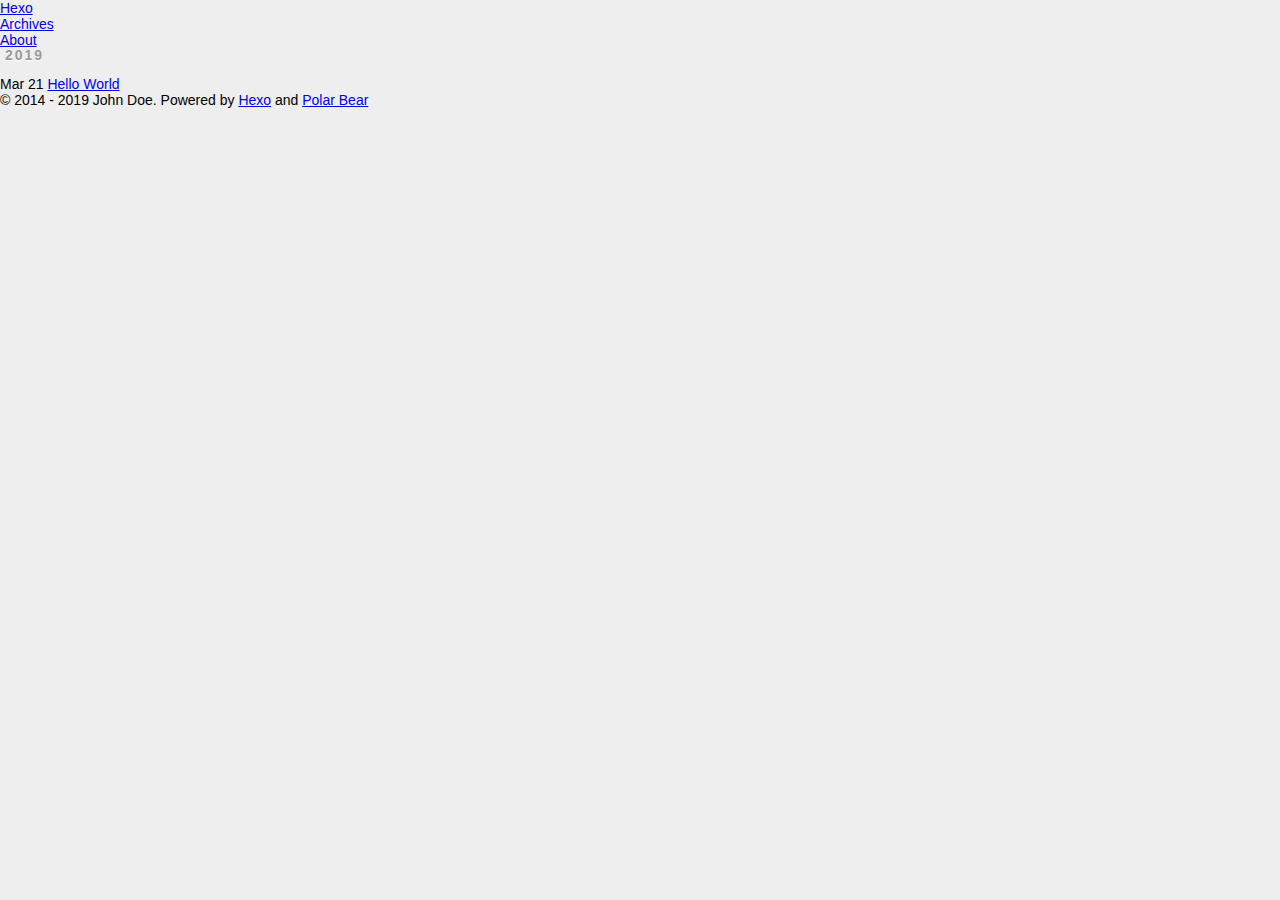
<file: archives/index.html>
<!DOCTYPE html>
<html lang>
  <head><meta name="generator" content="Hexo 3.8.0">
    
<meta charset="UTF-8">
<meta http-equiv="X-UA-Compatible" content="IE=edge">
<meta name="viewport" content="width=device-width,user-scalable=no,initial-scale=1,minimum-scale=1,maximum-scale=1">


<meta http-equiv="Cache-Control" content="no-transform">
<meta http-equiv="Cache-Control" content="no-siteapp">










  <link rel="alternate" href="/default" title="Hexo">




  <link rel="shortcut icon" type="image/x-icon" href="/favicon.ico?v=1.1">



<link rel="canonical" href="http://yoursite.com/archives/">


<meta property="og:type" content="website">
<meta property="og:title" content="Hexo">
<meta property="og:url" content="http://yoursite.com/archives/index.html">
<meta property="og:site_name" content="Hexo">
<meta property="og:locale" content="default">
<meta name="twitter:card" content="summary">
<meta name="twitter:title" content="Hexo">


<link rel="stylesheet" type="text/css" href="/css/style.css?v=1.1">
<link href="https://fonts.googleapis.com/css?family=Open+Sans" rel="stylesheet">





<script type="text/javascript">
  var themeConfig = {
    fancybox: {
      enable: false
    },
  };
</script>




  



    <title>
  
    Archives - Hexo
  
</title>
  </head>

  <body>
    <div id="page">
      <header id="masthead"><div class="site-header-inner">
    <h1 class="site-title">
        <a href="/." class="logo">Hexo</a>
    </h1>

    <nav id="nav-top">
        
            <ul id="menu-top" class="nav-top-items">
                
                    <li class="menu-item">
                        <a href="/archives">
                            
                            
                                Archives
                            
                        </a>
                    </li>
                
                    <li class="menu-item">
                        <a href="/about">
                            
                            
                                About
                            
                        </a>
                    </li>
                
            </ul>
        
  </nav>
</div>

      </header>
      <div id="content">
        
  
<div id="primary">
  <section id="archive" class="archive">
    
      
    

    
      
        
        

        
          
          <div class="collection-title">
            <h2 class="archive-year">2019</h2>
          </div>
        
      

      <div class="archive-post">
        <span class="archive-post-time">
          
            Mar 21
          
        </span>
        <span class="archive-post-title">
          <a href="/2019/03/21/hello-world/" class="archive-post-link">
            Hello World
          </a>
        </span>
      </div>
    
  </section>
 </div>

  
  <nav class="pagination">
    
    
  </nav>



      </div>

      <footer id="colophon"><span class="copyright-year">
    
        &copy;
    
        2014 -
    
    2019
    <span class="footer-author">John Doe.</span>
    <span class="power-by">
        Powered by <a class="hexo-link" href="https://hexo.io/">Hexo</a> and <a class="theme-link" href="https://github.com/frostfan/hexo-theme-polarbear">Polar Bear</a>
    </span>
</span>

      </footer>

      <div class="back-to-top" id="back-to-top">
        <i class="iconfont icon-up"></i>
      </div>
    </div>
    


    




  
    <script type="text/javascript" src="/lib/jquery/jquery-3.1.1.min.js"></script>
  

  

    <script type="text/javascript" src="/js/src/theme.js?v=1.1"></script>
<script type="text/javascript" src="/js/src/bootstrap.js?v=1.1"></script>

  </body>
</html>
</file>
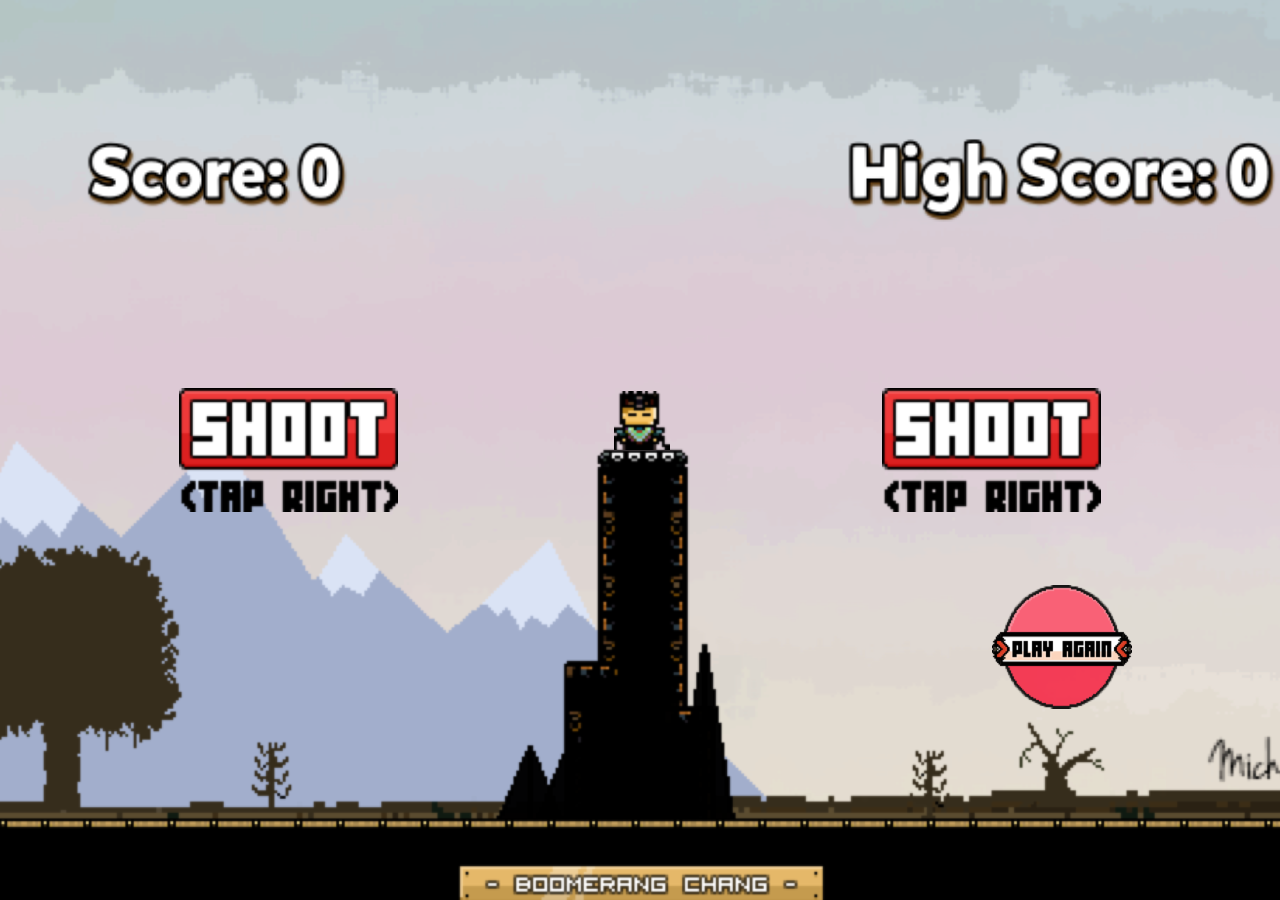
<file: 2019/08/Boom-mobile/index.html>
<!DOCTYPE html>
<html>
<head>
  <meta charset="utf-8">

  <title>Cocos Creator | Boom</title>

  <!--http://www.html5rocks.com/en/mobile/mobifying/-->
  <meta name="viewport"
        content="width=device-width,user-scalable=no,initial-scale=1, minimum-scale=1,maximum-scale=1"/>

  <!--https://developer.apple.com/library/safari/documentation/AppleApplications/Reference/SafariHTMLRef/Articles/MetaTags.html-->
  <meta name="apple-mobile-web-app-capable" content="yes">
  <meta name="apple-mobile-web-app-status-bar-style" content="black-translucent">
  <meta name="format-detection" content="telephone=no">

  <!-- force webkit on 360 -->
  <meta name="renderer" content="webkit"/>
  <meta name="force-rendering" content="webkit"/>
  <!-- force edge on IE -->
  <meta http-equiv="X-UA-Compatible" content="IE=edge,chrome=1"/>
  <meta name="msapplication-tap-highlight" content="no">

  <!-- force full screen on some browser -->
  <meta name="full-screen" content="yes"/>
  <meta name="x5-fullscreen" content="true"/>
  <meta name="360-fullscreen" content="true"/>
  
  <!-- force screen orientation on some browser -->
  <meta name="screen-orientation" content="landscape"/>
  <meta name="x5-orientation" content="landscape">

  <!--fix fireball/issues/3568 -->
  <!--<meta name="browsermode" content="application">-->
  <meta name="x5-page-mode" content="app">

  <!--<link rel="apple-touch-icon" href=".png" />-->
  <!--<link rel="apple-touch-icon-precomposed" href=".png" />-->

  <link rel="stylesheet" type="text/css" href="style-mobile.css"/>

</head>
<body>
  <canvas id="GameCanvas" oncontextmenu="event.preventDefault()" tabindex="0"></canvas>
  <div id="splash">
    <div class="progress-bar stripes">
      <span style="width: 0%"></span>
    </div>
  </div>
<script src="src/settings.js" charset="utf-8"></script>

<script src="main.js" charset="utf-8"></script>

<script type="text/javascript">
(function () {
    // open web debugger console
    if (typeof VConsole !== 'undefined') {
        window.vConsole = new VConsole();
    }

    var splash = document.getElementById('splash');
    splash.style.display = 'block';

    var cocos2d = document.createElement('script');
    cocos2d.async = true;
    cocos2d.src = window._CCSettings.debug ? 'cocos2d-js.js' : 'cocos2d-js-min.js';

    var engineLoaded = function () {
        document.body.removeChild(cocos2d);
        cocos2d.removeEventListener('load', engineLoaded, false);
        window.boot();
    };
    cocos2d.addEventListener('load', engineLoaded, false);
    document.body.appendChild(cocos2d);
})();
</script>
</body>
</html>
</file>
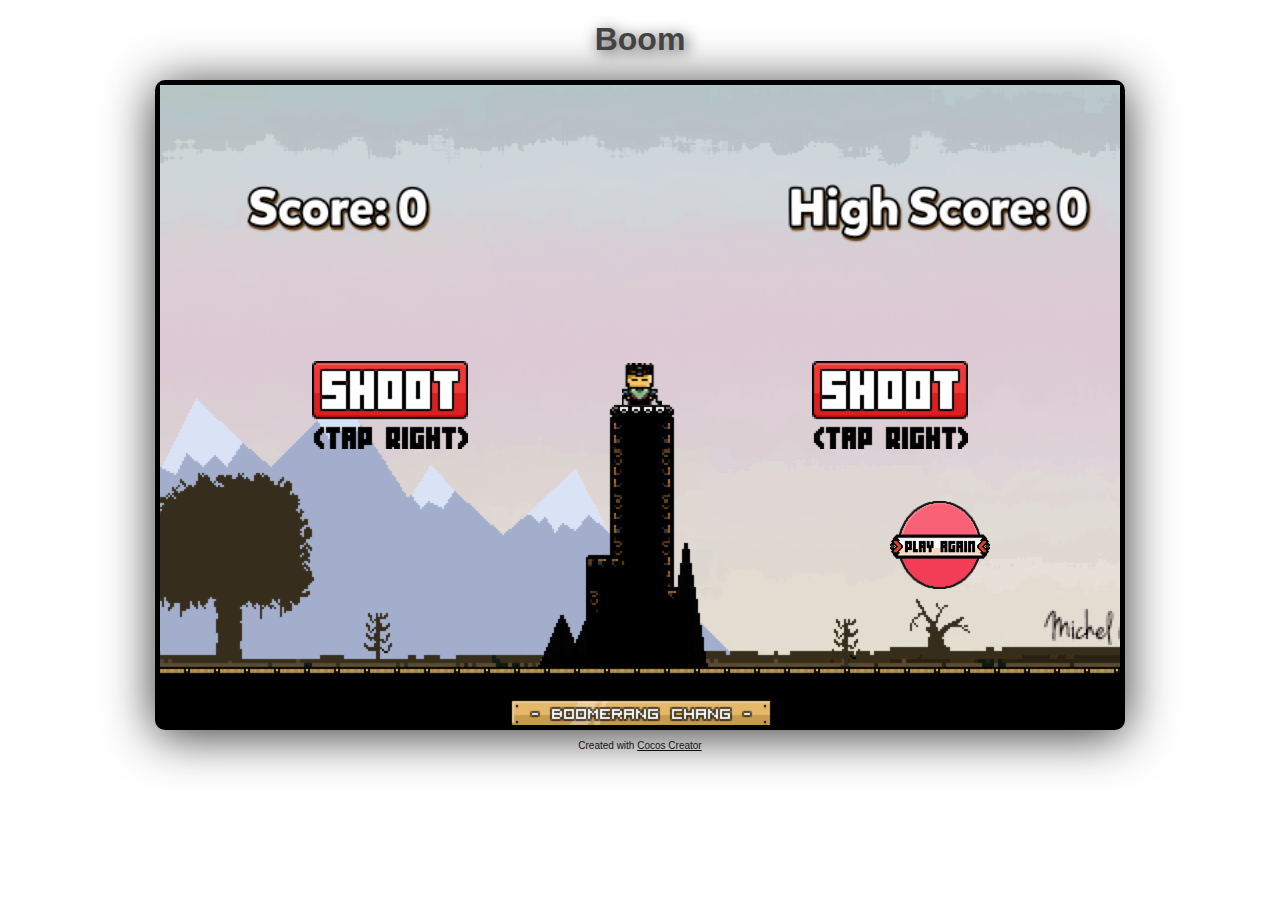
<file: 2019/08/Boom/index.html>
<!DOCTYPE html>
<html>
<head>
  <meta charset="utf-8">

  <title>Cocos Creator | Boom</title>

  <meta name="viewport" content="width=device-width,user-scalable=no,initial-scale=1, minimum-scale=1,maximum-scale=1"/>
  <meta name="apple-mobile-web-app-capable" content="yes"/>
  <meta name="full-screen" content="yes"/>
  <meta name="screen-orientation" content="portrait"/>
  <meta name="x5-fullscreen" content="true"/>
  <meta name="360-fullscreen" content="true"/>
  
  <meta name="renderer" content="webkit"/>
  <meta name="force-rendering" content="webkit"/>
  <meta http-equiv="X-UA-Compatible" content="IE=edge,chrome=1"/>
  
  <link rel="stylesheet" type="text/css" href="style-desktop.css"/>
</head>
<body>
<h1 class="header">Boom</h1>

<div id="GameDiv" style="width:960px; height: 640px;">
  <canvas id="GameCanvas" width="960" height="640"></canvas>
  <div id="splash">
    <div class="progress-bar stripes">
      <span style="width: 0%"></span>
    </div>
  </div>
</div>

<p class="footer">Created with <a href="http://cocos.com/cocoscreator" title="cocos creator">Cocos Creator</a></p>

<script src="src/settings.js" charset="utf-8"></script>
<script src="main.js" charset="utf-8"></script>

<script type="text/javascript">
(function () {
    // open web debugger console
    if (typeof VConsole !== 'undefined') {
        window.vConsole = new VConsole();
    }

    var splash = document.getElementById('splash');
    splash.style.display = 'block';

    var cocos2d = document.createElement('script');
    cocos2d.async = true;
    cocos2d.src = window._CCSettings.debug ? 'cocos2d-js.js' : 'cocos2d-js-min.js';

    var engineLoaded = function () {
        document.body.removeChild(cocos2d);
        cocos2d.removeEventListener('load', engineLoaded, false);
        window.boot();
    };
    cocos2d.addEventListener('load', engineLoaded, false);
    document.body.appendChild(cocos2d);
})();
</script>

</body>
</html>
</file>
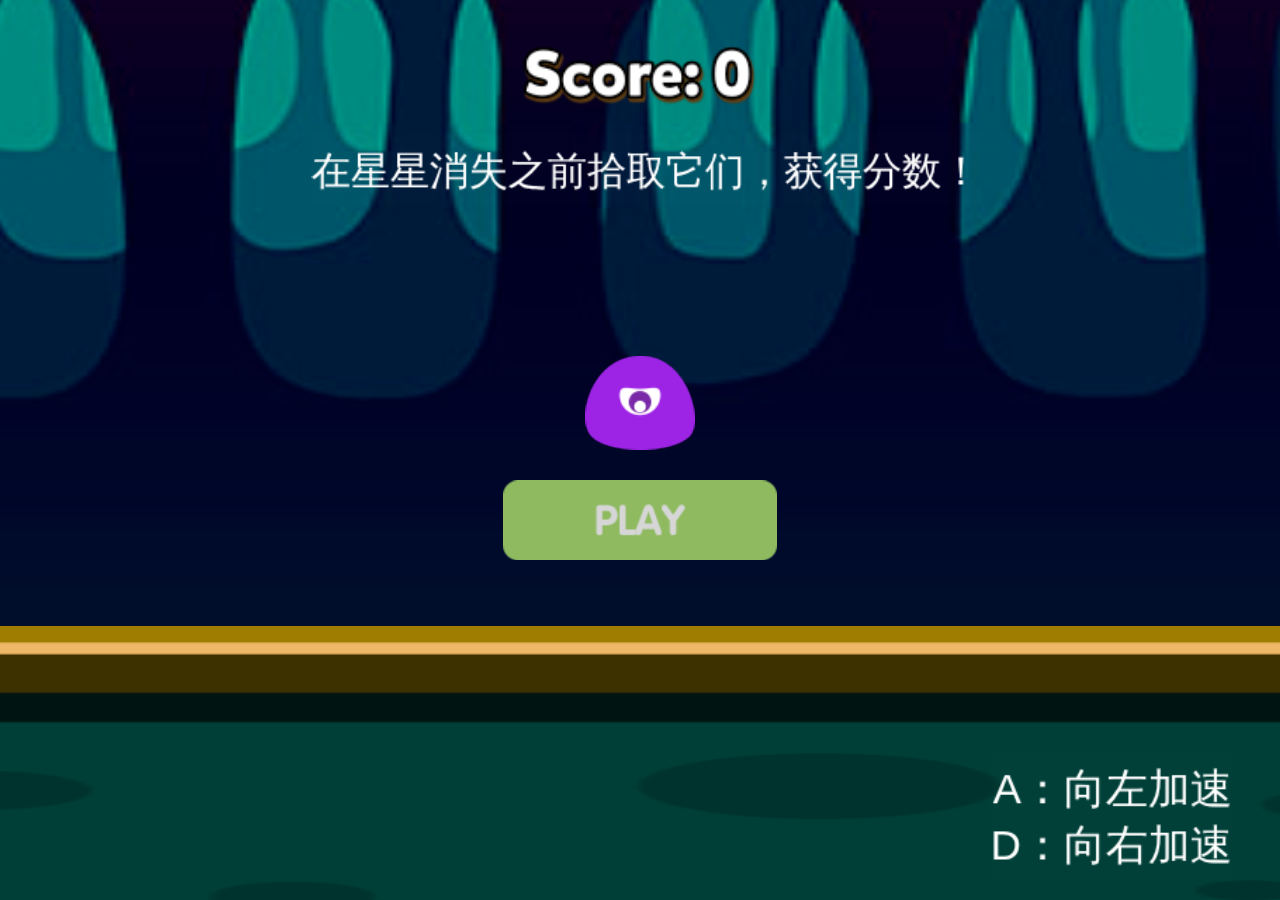
<file: 2019/08/Star/index.html>
<!DOCTYPE html>
<html>
<head>
  <meta charset="utf-8">

  <title>Cocos Creator | EatStar</title>

  <!--http://www.html5rocks.com/en/mobile/mobifying/-->
  <meta name="viewport"
        content="width=device-width,user-scalable=no,initial-scale=1, minimum-scale=1,maximum-scale=1"/>

  <!--https://developer.apple.com/library/safari/documentation/AppleApplications/Reference/SafariHTMLRef/Articles/MetaTags.html-->
  <meta name="apple-mobile-web-app-capable" content="yes">
  <meta name="apple-mobile-web-app-status-bar-style" content="black-translucent">
  <meta name="format-detection" content="telephone=no">

  <!-- force webkit on 360 -->
  <meta name="renderer" content="webkit"/>
  <meta name="force-rendering" content="webkit"/>
  <!-- force edge on IE -->
  <meta http-equiv="X-UA-Compatible" content="IE=edge,chrome=1"/>
  <meta name="msapplication-tap-highlight" content="no">

  <!-- force full screen on some browser -->
  <meta name="full-screen" content="yes"/>
  <meta name="x5-fullscreen" content="true"/>
  <meta name="360-fullscreen" content="true"/>
  
  <!-- force screen orientation on some browser -->
  <meta name="screen-orientation" content="landscape"/>
  <meta name="x5-orientation" content="landscape">

  <!--fix fireball/issues/3568 -->
  <!--<meta name="browsermode" content="application">-->
  <meta name="x5-page-mode" content="app">

  <!--<link rel="apple-touch-icon" href=".png" />-->
  <!--<link rel="apple-touch-icon-precomposed" href=".png" />-->

  <link rel="stylesheet" type="text/css" href="style-mobile.css"/>

</head>
<body>
  <canvas id="GameCanvas" oncontextmenu="event.preventDefault()" tabindex="0"></canvas>
  <div id="splash">
    <div class="progress-bar stripes">
      <span style="width: 0%"></span>
    </div>
  </div>
<script src="src/settings.js" charset="utf-8"></script>

<script src="main.js" charset="utf-8"></script>

<script type="text/javascript">
(function () {
    // open web debugger console
    if (typeof VConsole !== 'undefined') {
        window.vConsole = new VConsole();
    }

    var splash = document.getElementById('splash');
    splash.style.display = 'block';

    var cocos2d = document.createElement('script');
    cocos2d.async = true;
    cocos2d.src = window._CCSettings.debug ? 'cocos2d-js.js' : 'cocos2d-js-min.js';

    var engineLoaded = function () {
        document.body.removeChild(cocos2d);
        cocos2d.removeEventListener('load', engineLoaded, false);
        window.boot();
    };
    cocos2d.addEventListener('load', engineLoaded, false);
    document.body.appendChild(cocos2d);
})();
</script>
</body>
</html>
</file>
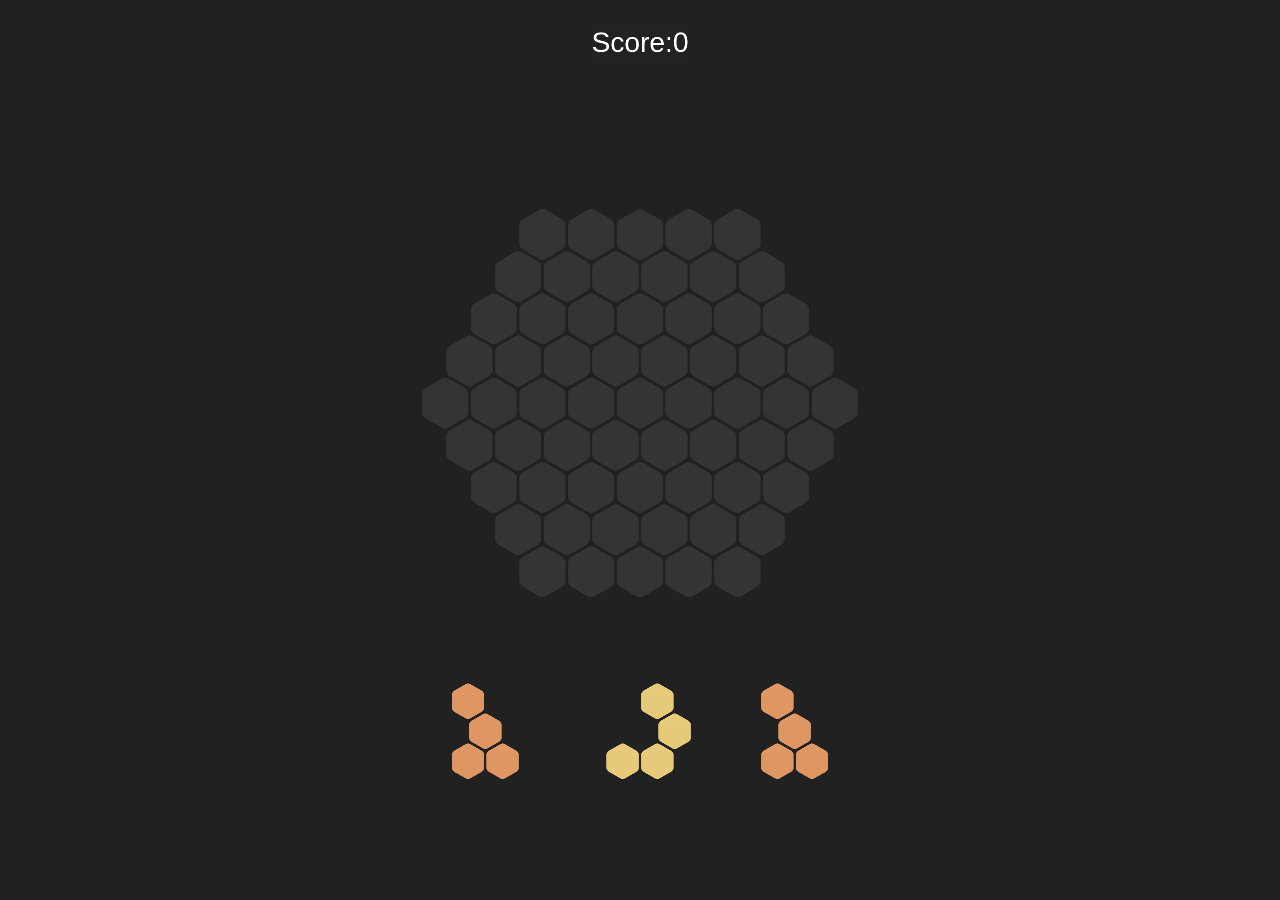
<file: 2019/08/tsHex/index.html>
<!DOCTYPE html>
<html>
<head>
  <meta charset="utf-8">

  <title>Cocos Creator | tsHex</title>

  <!--http://www.html5rocks.com/en/mobile/mobifying/-->
  <meta name="viewport"
        content="width=device-width,user-scalable=no,initial-scale=1, minimum-scale=1,maximum-scale=1"/>

  <!--https://developer.apple.com/library/safari/documentation/AppleApplications/Reference/SafariHTMLRef/Articles/MetaTags.html-->
  <meta name="apple-mobile-web-app-capable" content="yes">
  <meta name="apple-mobile-web-app-status-bar-style" content="black-translucent">
  <meta name="format-detection" content="telephone=no">

  <!-- force webkit on 360 -->
  <meta name="renderer" content="webkit"/>
  <meta name="force-rendering" content="webkit"/>
  <!-- force edge on IE -->
  <meta http-equiv="X-UA-Compatible" content="IE=edge,chrome=1"/>
  <meta name="msapplication-tap-highlight" content="no">

  <!-- force full screen on some browser -->
  <meta name="full-screen" content="yes"/>
  <meta name="x5-fullscreen" content="true"/>
  <meta name="360-fullscreen" content="true"/>
  
  <!-- force screen orientation on some browser -->
  <meta name="screen-orientation" content="portrait"/>
  <meta name="x5-orientation" content="portrait">

  <!--fix fireball/issues/3568 -->
  <!--<meta name="browsermode" content="application">-->
  <meta name="x5-page-mode" content="app">

  <!--<link rel="apple-touch-icon" href=".png" />-->
  <!--<link rel="apple-touch-icon-precomposed" href=".png" />-->

  <link rel="stylesheet" type="text/css" href="style-mobile.css"/>

</head>
<body>
  <canvas id="GameCanvas" oncontextmenu="event.preventDefault()" tabindex="0"></canvas>
  <div id="splash">
    <div class="progress-bar stripes">
      <span style="width: 0%"></span>
    </div>
  </div>
<script src="src/settings.js" charset="utf-8"></script>

<script src="main.js" charset="utf-8"></script>

<script type="text/javascript">
(function () {
    // open web debugger console
    if (typeof VConsole !== 'undefined') {
        window.vConsole = new VConsole();
    }

    var splash = document.getElementById('splash');
    splash.style.display = 'block';

    var cocos2d = document.createElement('script');
    cocos2d.async = true;
    cocos2d.src = window._CCSettings.debug ? 'cocos2d-js.js' : 'cocos2d-js-min.js';

    var engineLoaded = function () {
        document.body.removeChild(cocos2d);
        cocos2d.removeEventListener('load', engineLoaded, false);
        window.boot();
    };
    cocos2d.addEventListener('load', engineLoaded, false);
    document.body.appendChild(cocos2d);
})();
</script>
</body>
</html>
</file>
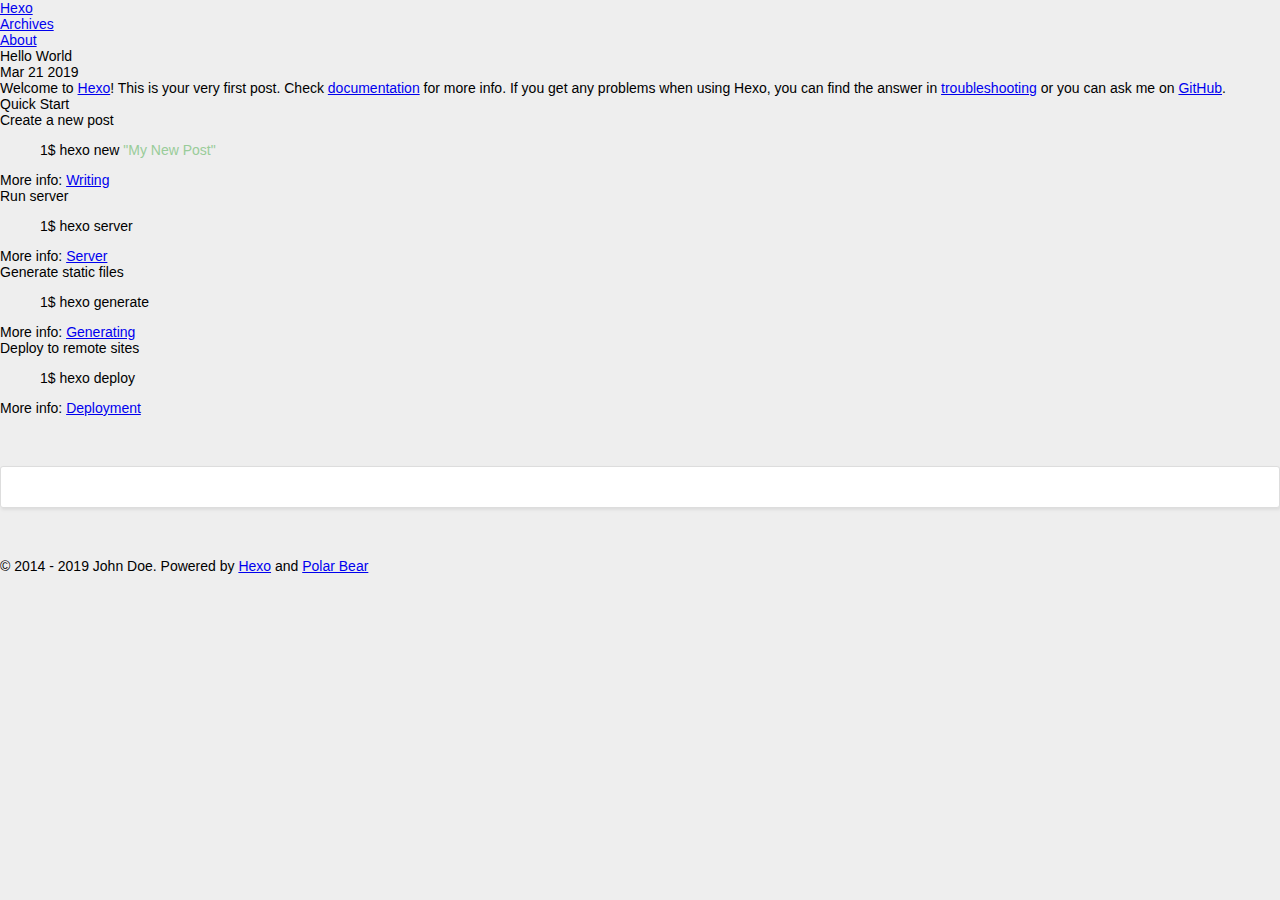
<file: 2019/03/21/hello-world/index.html>
<!DOCTYPE html>
<html lang>
  <head><meta name="generator" content="Hexo 3.8.0">
    
<meta charset="UTF-8">
<meta http-equiv="X-UA-Compatible" content="IE=edge">
<meta name="viewport" content="width=device-width,user-scalable=no,initial-scale=1,minimum-scale=1,maximum-scale=1">


<meta http-equiv="Cache-Control" content="no-transform">
<meta http-equiv="Cache-Control" content="no-siteapp">



  <meta name="description" content="Hello World">








  <link rel="alternate" href="/default" title="Hexo">




  <link rel="shortcut icon" type="image/x-icon" href="/favicon.ico?v=1.1">



<link rel="canonical" href="http://yoursite.com/2019/03/21/hello-world/">


<meta name="description" content="Welcome to Hexo! This is your very first post. Check documentation for more info. If you get any problems when using Hexo, you can find the answer in troubleshooting or you can ask me on GitHub. Quick">
<meta property="og:type" content="article">
<meta property="og:title" content="Hello World">
<meta property="og:url" content="http://yoursite.com/2019/03/21/hello-world/index.html">
<meta property="og:site_name" content="Hexo">
<meta property="og:description" content="Welcome to Hexo! This is your very first post. Check documentation for more info. If you get any problems when using Hexo, you can find the answer in troubleshooting or you can ask me on GitHub. Quick">
<meta property="og:locale" content="default">
<meta property="og:updated_time" content="2019-03-21T13:48:49.242Z">
<meta name="twitter:card" content="summary">
<meta name="twitter:title" content="Hello World">
<meta name="twitter:description" content="Welcome to Hexo! This is your very first post. Check documentation for more info. If you get any problems when using Hexo, you can find the answer in troubleshooting or you can ask me on GitHub. Quick">


<link rel="stylesheet" type="text/css" href="/css/style.css?v=1.1">
<link href="https://fonts.googleapis.com/css?family=Open+Sans" rel="stylesheet">





<script type="text/javascript">
  var themeConfig = {
    fancybox: {
      enable: false
    },
  };
</script>




  



    <title> Hello World - Hexo </title>
  </head>

  <body>
    <div id="page">
      <header id="masthead"><div class="site-header-inner">
    <h1 class="site-title">
        <a href="/." class="logo">Hexo</a>
    </h1>

    <nav id="nav-top">
        
            <ul id="menu-top" class="nav-top-items">
                
                    <li class="menu-item">
                        <a href="/archives">
                            
                            
                                Archives
                            
                        </a>
                    </li>
                
                    <li class="menu-item">
                        <a href="/about">
                            
                            
                                About
                            
                        </a>
                    </li>
                
            </ul>
        
  </nav>
</div>

      </header>
      <div id="content">
        
    <div id="primary">
        
  <article class="post">
    <header class="post-header">
      <h1 class="post-title">
        
          Hello World
        
      </h1>

      <time class="post-time">
          Mar 21 2019
      </time>
    </header>



    
            <div class="post-content">
            <p>Welcome to <a href="https://hexo.io/" target="_blank" rel="noopener">Hexo</a>! This is your very first post. Check <a href="https://hexo.io/docs/" target="_blank" rel="noopener">documentation</a> for more info. If you get any problems when using Hexo, you can find the answer in <a href="https://hexo.io/docs/troubleshooting.html" target="_blank" rel="noopener">troubleshooting</a> or you can ask me on <a href="https://github.com/hexojs/hexo/issues" target="_blank" rel="noopener">GitHub</a>.</p>
<h2 id="Quick-Start"><a href="#Quick-Start" class="headerlink" title="Quick Start"></a>Quick Start</h2><h3 id="Create-a-new-post"><a href="#Create-a-new-post" class="headerlink" title="Create a new post"></a>Create a new post</h3><figure class="highlight bash"><table><tr><td class="gutter"><pre><span class="line">1</span><br></pre></td><td class="code"><pre><span class="line">$ hexo new <span class="string">"My New Post"</span></span><br></pre></td></tr></table></figure>
<p>More info: <a href="https://hexo.io/docs/writing.html" target="_blank" rel="noopener">Writing</a></p>
<h3 id="Run-server"><a href="#Run-server" class="headerlink" title="Run server"></a>Run server</h3><figure class="highlight bash"><table><tr><td class="gutter"><pre><span class="line">1</span><br></pre></td><td class="code"><pre><span class="line">$ hexo server</span><br></pre></td></tr></table></figure>
<p>More info: <a href="https://hexo.io/docs/server.html" target="_blank" rel="noopener">Server</a></p>
<h3 id="Generate-static-files"><a href="#Generate-static-files" class="headerlink" title="Generate static files"></a>Generate static files</h3><figure class="highlight bash"><table><tr><td class="gutter"><pre><span class="line">1</span><br></pre></td><td class="code"><pre><span class="line">$ hexo generate</span><br></pre></td></tr></table></figure>
<p>More info: <a href="https://hexo.io/docs/generating.html" target="_blank" rel="noopener">Generating</a></p>
<h3 id="Deploy-to-remote-sites"><a href="#Deploy-to-remote-sites" class="headerlink" title="Deploy to remote sites"></a>Deploy to remote sites</h3><figure class="highlight bash"><table><tr><td class="gutter"><pre><span class="line">1</span><br></pre></td><td class="code"><pre><span class="line">$ hexo deploy</span><br></pre></td></tr></table></figure>
<p>More info: <a href="https://hexo.io/docs/deployment.html" target="_blank" rel="noopener">Deployment</a></p>

            </div>
          

    
      <footer class="post-footer">
		

        
        
  <nav class="post-nav">
    
    
  </nav>

        
  <div class="comments" id="comments">
    
  </div>


      </footer>
    
  </article>

    </div>

      </div>

      <footer id="colophon"><span class="copyright-year">
    
        &copy;
    
        2014 -
    
    2019
    <span class="footer-author">John Doe.</span>
    <span class="power-by">
        Powered by <a class="hexo-link" href="https://hexo.io/">Hexo</a> and <a class="theme-link" href="https://github.com/frostfan/hexo-theme-polarbear">Polar Bear</a>
    </span>
</span>

      </footer>

      <div class="back-to-top" id="back-to-top">
        <i class="iconfont icon-up"></i>
      </div>
    </div>
    


    




  
    <script type="text/javascript" src="/lib/jquery/jquery-3.1.1.min.js"></script>
  

  

    <script type="text/javascript" src="/js/src/theme.js?v=1.1"></script>
<script type="text/javascript" src="/js/src/bootstrap.js?v=1.1"></script>

  </body>
</html>
</file>
<file: css/style.css>
body {
  width: 100%;
}
body:before,
body:after {
  content: "";
  display: table;
}
body:after {
  clear: both;
}
html,
body,
div,
span,
applet,
object,
iframe,
h1,
h2,
h3,
h4,
h5,
h6,
p,
blockquote,
pre,
a,
abbr,
acronym,
address,
big,
cite,
code,
del,
dfn,
em,
img,
ins,
kbd,
q,
s,
samp,
small,
strike,
strong,
sub,
sup,
tt,
var,
dl,
dt,
dd,
ol,
ul,
li,
fieldset,
form,
label,
legend,
table,
caption,
tbody,
tfoot,
thead,
tr,
th,
td {
  margin: 0;
  padding: 0;
  border: 0;
  outline: 0;
  font-weight: inherit;
  font-style: inherit;
  font-family: inherit;
  font-size: 100%;
  vertical-align: baseline;
}
body {
  line-height: 1;
  color: #000;
  background: #fff;
}
ol,
ul {
  list-style: none;
}
table {
  border-collapse: separate;
  border-spacing: 0;
  vertical-align: middle;
}
caption,
th,
td {
  text-align: left;
  font-weight: normal;
  vertical-align: middle;
}
a img {
  border: none;
}
input,
button {
  margin: 0;
  padding: 0;
}
input::-moz-focus-inner,
button::-moz-focus-inner {
  border: 0;
  padding: 0;
}
@font-face {
  font-family: FontAwesome;
  font-style: normal;
  font-weight: normal;
  src: url("fonts/fontawesome-webfont.eot?v=#4.0.3");
  src: url("fonts/fontawesome-webfont.eot?#iefix&v=#4.0.3") format("embedded-opentype"), url("fonts/fontawesome-webfont.woff?v=#4.0.3") format("woff"), url("fonts/fontawesome-webfont.ttf?v=#4.0.3") format("truetype"), url("fonts/fontawesome-webfont.svg#fontawesomeregular?v=#4.0.3") format("svg");
}
html,
body,
#container {
  height: 100%;
}
body {
  background: #eee;
  font: 14px -apple-system, BlinkMacSystemFont, "Segoe UI", "Roboto", "Oxygen", "Ubuntu", "Cantarell", "Fira Sans", "Droid Sans", "Helvetica Neue", sans-serif;
  -webkit-text-size-adjust: 100%;
}
.outer {
  max-width: 920px;
  margin: 0 auto;
  padding: 0 20px;
}
.outer:before,
.outer:after {
  content: "";
  display: table;
}
.outer:after {
  clear: both;
}
.inner {
  display: inline;
  float: left;
  width: 97.77777777777777%;
  margin: 0 1.111111111111111%;
}
.left,
.alignleft {
  float: left;
}
.right,
.alignright {
  float: right;
}
.clear {
  clear: both;
}
#container {
  position: relative;
}
.mobile-nav-on {
  overflow: hidden;
}
#wrap {
  height: 100%;
  width: 100%;
  position: absolute;
  top: 0;
  left: 0;
  -webkit-transition: 0.2s ease-out;
  -moz-transition: 0.2s ease-out;
  -ms-transition: 0.2s ease-out;
  transition: 0.2s ease-out;
  z-index: 1;
  background: #eee;
}
.mobile-nav-on #wrap {
  left: 280px;
}
.article-date,
.article-category-link,
.archive-year {
  text-decoration: none;
  text-transform: uppercase;
  letter-spacing: 2px;
  color: #999;
  margin-bottom: 1em;
  margin-left: 5px;
  line-height: 1em;
  text-shadow: 0 1px #fff;
  font-weight: bold;
}
.article-inner,
.archive-article-inner {
  background: #fff;
  -webkit-box-shadow: 1px 2px 3px #ddd;
  box-shadow: 1px 2px 3px #ddd;
  border: 1px solid #ddd;
  border-radius: 3px;
}
.article-entry h1 {
  font-size: 2em;
}
.article-entry h2 {
  font-size: 1.5em;
}
.article-entry h3 {
  font-size: 1.3em;
}
.article-entry h4 {
  font-size: 1.2em;
}
.article-entry h5 {
  font-size: 1em;
}
.article-entry h6 {
  font-size: 1em;
  color: #999;
}
.article-entry hr {
  border: 1px dashed #ddd;
}
.article-entry strong {
  font-weight: bold;
}
.article-entry em,
.article-entry cite {
  font-style: italic;
}
.article-entry sup,
.article-entry sub {
  font-size: 0.75em;
  line-height: 0;
  position: relative;
  vertical-align: baseline;
}
.article-entry sup {
  top: -0.5em;
}
.article-entry sub {
  bottom: -0.2em;
}
.article-entry small {
  font-size: 0.85em;
}
.article-entry acronym,
.article-entry abbr {
  border-bottom: 1px dotted;
}
.article-entry ul,
.article-entry ol,
.article-entry dl {
  margin: 0 20px;
  line-height: 1.6em;
}
.article-entry ul ul,
.article-entry ol ul,
.article-entry ul ol,
.article-entry ol ol {
  margin-top: 0;
  margin-bottom: 0;
}
.article-entry ul {
  list-style: disc;
}
.article-entry ol {
  list-style: decimal;
}
.article-entry dt {
  font-weight: bold;
}
#header {
  height: 300px;
  position: relative;
  border-bottom: 1px solid #ddd;
}
#header:before,
#header:after {
  content: "";
  position: absolute;
  left: 0;
  right: 0;
  height: 40px;
}
#header:before {
  top: 0;
  background: -webkit-linear-gradient(rgba(0,0,0,0.2), transparent);
  background: -moz-linear-gradient(rgba(0,0,0,0.2), transparent);
  background: -ms-linear-gradient(rgba(0,0,0,0.2), transparent);
  background: linear-gradient(rgba(0,0,0,0.2), transparent);
}
#header:after {
  bottom: 0;
  background: -webkit-linear-gradient(transparent, rgba(0,0,0,0.2));
  background: -moz-linear-gradient(transparent, rgba(0,0,0,0.2));
  background: -ms-linear-gradient(transparent, rgba(0,0,0,0.2));
  background: linear-gradient(transparent, rgba(0,0,0,0.2));
}
#header-outer {
  height: 100%;
  position: relative;
}
#header-inner {
  position: relative;
  overflow: hidden;
}
#banner {
  position: absolute;
  top: 0;
  left: 0;
  width: 100%;
  height: 100%;
  background: url("images/banner.jpg") center #000;
  -webkit-background-size: cover;
  -moz-background-size: cover;
  background-size: cover;
  z-index: -1;
}
#header-title {
  text-align: center;
  height: 40px;
  position: absolute;
  top: 50%;
  left: 0;
  margin-top: -20px;
}
#logo,
#subtitle {
  text-decoration: none;
  color: #fff;
  font-weight: 300;
  text-shadow: 0 1px 4px rgba(0,0,0,0.3);
}
#logo {
  font-size: 40px;
  line-height: 40px;
  letter-spacing: 2px;
}
#subtitle {
  font-size: 16px;
  line-height: 16px;
  letter-spacing: 1px;
}
#subtitle-wrap {
  margin-top: 16px;
}
#main-nav {
  float: left;
  margin-left: -15px;
}
.nav-icon,
.main-nav-link {
  float: left;
  color: #fff;
  opacity: 0.6;
  text-decoration: none;
  text-shadow: 0 1px rgba(0,0,0,0.2);
  -webkit-transition: opacity 0.2s;
  -moz-transition: opacity 0.2s;
  -ms-transition: opacity 0.2s;
  transition: opacity 0.2s;
  display: block;
  padding: 20px 15px;
}
.nav-icon:hover,
.main-nav-link:hover {
  opacity: 1;
}
.nav-icon {
  font-family: FontAwesome;
  text-align: center;
  font-size: 14px;
  width: 14px;
  height: 14px;
  padding: 20px 15px;
  position: relative;
  cursor: pointer;
}
.main-nav-link {
  font-weight: 300;
  letter-spacing: 1px;
}
@media screen and (max-width: 479px) {
  .main-nav-link {
    display: none;
  }
}
#main-nav-toggle {
  display: none;
}
#main-nav-toggle:before {
  content: "\f0c9";
}
@media screen and (max-width: 479px) {
  #main-nav-toggle {
    display: block;
  }
}
#sub-nav {
  float: right;
  margin-right: -15px;
}
#nav-rss-link:before {
  content: "\f09e";
}
#nav-search-btn:before {
  content: "\f002";
}
#search-form-wrap {
  position: absolute;
  top: 15px;
  width: 150px;
  height: 30px;
  right: -150px;
  opacity: 0;
  -webkit-transition: 0.2s ease-out;
  -moz-transition: 0.2s ease-out;
  -ms-transition: 0.2s ease-out;
  transition: 0.2s ease-out;
}
#search-form-wrap.on {
  opacity: 1;
  right: 0;
}
@media screen and (max-width: 479px) {
  #search-form-wrap {
    width: 100%;
    right: -100%;
  }
}
.search-form {
  position: absolute;
  top: 0;
  left: 0;
  right: 0;
  background: #fff;
  padding: 5px 15px;
  border-radius: 15px;
  -webkit-box-shadow: 0 0 10px rgba(0,0,0,0.3);
  box-shadow: 0 0 10px rgba(0,0,0,0.3);
}
.search-form-input {
  border: none;
  background: none;
  color: #555;
  width: 100%;
  font: 13px -apple-system, BlinkMacSystemFont, "Segoe UI", "Roboto", "Oxygen", "Ubuntu", "Cantarell", "Fira Sans", "Droid Sans", "Helvetica Neue", sans-serif;
  outline: none;
}
.search-form-input::-webkit-search-results-decoration,
.search-form-input::-webkit-search-cancel-button {
  -webkit-appearance: none;
}
.search-form-submit {
  position: absolute;
  top: 50%;
  right: 10px;
  margin-top: -7px;
  font: 13px FontAwesome;
  border: none;
  background: none;
  color: #bbb;
  cursor: pointer;
}
.search-form-submit:hover,
.search-form-submit:focus {
  color: #777;
}
.article {
  margin: 50px 0;
}
.article-inner {
  overflow: hidden;
}
.article-meta:before,
.article-meta:after {
  content: "";
  display: table;
}
.article-meta:after {
  clear: both;
}
.article-date {
  float: left;
}
.article-category {
  float: left;
  line-height: 1em;
  color: #ccc;
  text-shadow: 0 1px #fff;
  margin-left: 8px;
}
.article-category:before {
  content: "\2022";
}
.article-category-link {
  margin: 0 12px 1em;
}
.article-header {
  padding: 20px 20px 0;
}
.article-title {
  text-decoration: none;
  font-size: 2em;
  font-weight: bold;
  color: #555;
  line-height: 1.1em;
  -webkit-transition: color 0.2s;
  -moz-transition: color 0.2s;
  -ms-transition: color 0.2s;
  transition: color 0.2s;
}
a.article-title:hover {
  color: #258fb8;
}
.article-entry {
  color: #555;
  padding: 0 20px;
}
.article-entry:before,
.article-entry:after {
  content: "";
  display: table;
}
.article-entry:after {
  clear: both;
}
.article-entry p,
.article-entry table {
  line-height: 1.6em;
  margin: 1.6em 0;
}
.article-entry h1,
.article-entry h2,
.article-entry h3,
.article-entry h4,
.article-entry h5,
.article-entry h6 {
  font-weight: bold;
}
.article-entry h1,
.article-entry h2,
.article-entry h3,
.article-entry h4,
.article-entry h5,
.article-entry h6 {
  line-height: 1.1em;
  margin: 1.1em 0;
}
.article-entry a {
  color: #258fb8;
  text-decoration: none;
}
.article-entry a:hover {
  text-decoration: underline;
}
.article-entry ul,
.article-entry ol,
.article-entry dl {
  margin-top: 1.6em;
  margin-bottom: 1.6em;
}
.article-entry img,
.article-entry video {
  max-width: 100%;
  height: auto;
  display: block;
  margin: auto;
}
.article-entry iframe {
  border: none;
}
.article-entry table {
  width: 100%;
  border-collapse: collapse;
  border-spacing: 0;
}
.article-entry th {
  font-weight: bold;
  border-bottom: 3px solid #ddd;
  padding-bottom: 0.5em;
}
.article-entry td {
  border-bottom: 1px solid #ddd;
  padding: 10px 0;
}
.article-entry blockquote {
  font-family: Georgia, "Times New Roman", serif;
  font-size: 1.4em;
  margin: 1.6em 20px;
  text-align: center;
}
.article-entry blockquote footer {
  font-size: 14px;
  margin: 1.6em 0;
  font-family: -apple-system, BlinkMacSystemFont, "Segoe UI", "Roboto", "Oxygen", "Ubuntu", "Cantarell", "Fira Sans", "Droid Sans", "Helvetica Neue", sans-serif;
}
.article-entry blockquote footer cite:before {
  content: "—";
  padding: 0 0.5em;
}
.article-entry .pullquote {
  text-align: left;
  width: 45%;
  margin: 0;
}
.article-entry .pullquote.left {
  margin-left: 0.5em;
  margin-right: 1em;
}
.article-entry .pullquote.right {
  margin-right: 0.5em;
  margin-left: 1em;
}
.article-entry .caption {
  color: #999;
  display: block;
  font-size: 0.9em;
  margin-top: 0.5em;
  position: relative;
  text-align: center;
}
.article-entry .video-container {
  position: relative;
  padding-top: 56.25%;
  height: 0;
  overflow: hidden;
}
.article-entry .video-container iframe,
.article-entry .video-container object,
.article-entry .video-container embed {
  position: absolute;
  top: 0;
  left: 0;
  width: 100%;
  height: 100%;
  margin-top: 0;
}
.article-more-link a {
  display: inline-block;
  line-height: 1em;
  padding: 6px 15px;
  border-radius: 15px;
  background: #eee;
  color: #999;
  text-shadow: 0 1px #fff;
  text-decoration: none;
}
.article-more-link a:hover {
  background: #258fb8;
  color: #fff;
  text-decoration: none;
  text-shadow: 0 1px #1e7293;
}
.article-footer {
  font-size: 0.85em;
  line-height: 1.6em;
  border-top: 1px solid #ddd;
  padding-top: 1.6em;
  margin: 0 20px 20px;
}
.article-footer:before,
.article-footer:after {
  content: "";
  display: table;
}
.article-footer:after {
  clear: both;
}
.article-footer a {
  color: #999;
  text-decoration: none;
}
.article-footer a:hover {
  color: #555;
}
.article-tag-list-item {
  float: left;
  margin-right: 10px;
}
.article-tag-list-link:before {
  content: "#";
}
.article-comment-link {
  float: right;
}
.article-comment-link:before {
  content: "\f075";
  font-family: FontAwesome;
  padding-right: 8px;
}
.article-share-link {
  cursor: pointer;
  float: right;
  margin-left: 20px;
}
.article-share-link:before {
  content: "\f064";
  font-family: FontAwesome;
  padding-right: 6px;
}
#article-nav {
  position: relative;
}
#article-nav:before,
#article-nav:after {
  content: "";
  display: table;
}
#article-nav:after {
  clear: both;
}
@media screen and (min-width: 768px) {
  #article-nav {
    margin: 50px 0;
  }
  #article-nav:before {
    width: 8px;
    height: 8px;
    position: absolute;
    top: 50%;
    left: 50%;
    margin-top: -4px;
    margin-left: -4px;
    content: "";
    border-radius: 50%;
    background: #ddd;
    -webkit-box-shadow: 0 1px 2px #fff;
    box-shadow: 0 1px 2px #fff;
  }
}
.article-nav-link-wrap {
  text-decoration: none;
  text-shadow: 0 1px #fff;
  color: #999;
  -webkit-box-sizing: border-box;
  -moz-box-sizing: border-box;
  box-sizing: border-box;
  margin-top: 50px;
  text-align: center;
  display: block;
}
.article-nav-link-wrap:hover {
  color: #555;
}
@media screen and (min-width: 768px) {
  .article-nav-link-wrap {
    width: 50%;
    margin-top: 0;
  }
}
@media screen and (min-width: 768px) {
  #article-nav-newer {
    float: left;
    text-align: right;
    padding-right: 20px;
  }
}
@media screen and (min-width: 768px) {
  #article-nav-older {
    float: right;
    text-align: left;
    padding-left: 20px;
  }
}
.article-nav-caption {
  text-transform: uppercase;
  letter-spacing: 2px;
  color: #ddd;
  line-height: 1em;
  font-weight: bold;
}
#article-nav-newer .article-nav-caption {
  margin-right: -2px;
}
.article-nav-title {
  font-size: 0.85em;
  line-height: 1.6em;
  margin-top: 0.5em;
}
.article-share-box {
  position: absolute;
  display: none;
  background: #fff;
  -webkit-box-shadow: 1px 2px 10px rgba(0,0,0,0.2);
  box-shadow: 1px 2px 10px rgba(0,0,0,0.2);
  border-radius: 3px;
  margin-left: -145px;
  overflow: hidden;
  z-index: 1;
}
.article-share-box.on {
  display: block;
}
.article-share-input {
  width: 100%;
  background: none;
  -webkit-box-sizing: border-box;
  -moz-box-sizing: border-box;
  box-sizing: border-box;
  font: 14px -apple-system, BlinkMacSystemFont, "Segoe UI", "Roboto", "Oxygen", "Ubuntu", "Cantarell", "Fira Sans", "Droid Sans", "Helvetica Neue", sans-serif;
  padding: 0 15px;
  color: #555;
  outline: none;
  border: 1px solid #ddd;
  border-radius: 3px 3px 0 0;
  height: 36px;
  line-height: 36px;
}
.article-share-links {
  background: #eee;
}
.article-share-links:before,
.article-share-links:after {
  content: "";
  display: table;
}
.article-share-links:after {
  clear: both;
}
.article-share-twitter,
.article-share-facebook,
.article-share-pinterest,
.article-share-google {
  width: 50px;
  height: 36px;
  display: block;
  float: left;
  position: relative;
  color: #999;
  text-shadow: 0 1px #fff;
}
.article-share-twitter:before,
.article-share-facebook:before,
.article-share-pinterest:before,
.article-share-google:before {
  font-size: 20px;
  font-family: FontAwesome;
  width: 20px;
  height: 20px;
  position: absolute;
  top: 50%;
  left: 50%;
  margin-top: -10px;
  margin-left: -10px;
  text-align: center;
}
.article-share-twitter:hover,
.article-share-facebook:hover,
.article-share-pinterest:hover,
.article-share-google:hover {
  color: #fff;
}
.article-share-twitter:before {
  content: "\f099";
}
.article-share-twitter:hover {
  background: #00aced;
  text-shadow: 0 1px #008abe;
}
.article-share-facebook:before {
  content: "\f09a";
}
.article-share-facebook:hover {
  background: #3b5998;
  text-shadow: 0 1px #2f477a;
}
.article-share-pinterest:before {
  content: "\f0d2";
}
.article-share-pinterest:hover {
  background: #cb2027;
  text-shadow: 0 1px #a21a1f;
}
.article-share-google:before {
  content: "\f0d5";
}
.article-share-google:hover {
  background: #dd4b39;
  text-shadow: 0 1px #be3221;
}
.article-gallery {
  background: #000;
  position: relative;
}
.article-gallery-photos {
  position: relative;
  overflow: hidden;
}
.article-gallery-img {
  display: none;
  max-width: 100%;
}
.article-gallery-img:first-child {
  display: block;
}
.article-gallery-img.loaded {
  position: absolute;
  display: block;
}
.article-gallery-img img {
  display: block;
  max-width: 100%;
  margin: 0 auto;
}
#comments {
  background: #fff;
  -webkit-box-shadow: 1px 2px 3px #ddd;
  box-shadow: 1px 2px 3px #ddd;
  padding: 20px;
  border: 1px solid #ddd;
  border-radius: 3px;
  margin: 50px 0;
}
#comments a {
  color: #258fb8;
}
.archives-wrap {
  margin: 50px 0;
}
.archives:before,
.archives:after {
  content: "";
  display: table;
}
.archives:after {
  clear: both;
}
.archive-year-wrap {
  margin-bottom: 1em;
}
.archives {
  -webkit-column-gap: 10px;
  -moz-column-gap: 10px;
  column-gap: 10px;
}
@media screen and (min-width: 480px) and (max-width: 767px) {
  .archives {
    -webkit-column-count: 2;
    -moz-column-count: 2;
    column-count: 2;
  }
}
@media screen and (min-width: 768px) {
  .archives {
    -webkit-column-count: 3;
    -moz-column-count: 3;
    column-count: 3;
  }
}
.archive-article {
  -webkit-column-break-inside: avoid;
  page-break-inside: avoid;
  overflow: hidden;
  break-inside: avoid-column;
}
.archive-article-inner {
  padding: 10px;
  margin-bottom: 15px;
}
.archive-article-title {
  text-decoration: none;
  font-weight: bold;
  color: #555;
  -webkit-transition: color 0.2s;
  -moz-transition: color 0.2s;
  -ms-transition: color 0.2s;
  transition: color 0.2s;
  line-height: 1.6em;
}
.archive-article-title:hover {
  color: #258fb8;
}
.archive-article-footer {
  margin-top: 1em;
}
.archive-article-date {
  color: #999;
  text-decoration: none;
  font-size: 0.85em;
  line-height: 1em;
  margin-bottom: 0.5em;
  display: block;
}
#page-nav {
  margin: 50px auto;
  background: #fff;
  -webkit-box-shadow: 1px 2px 3px #ddd;
  box-shadow: 1px 2px 3px #ddd;
  border: 1px solid #ddd;
  border-radius: 3px;
  text-align: center;
  color: #999;
  overflow: hidden;
}
#page-nav:before,
#page-nav:after {
  content: "";
  display: table;
}
#page-nav:after {
  clear: both;
}
#page-nav a,
#page-nav span {
  padding: 10px 20px;
  line-height: 1;
  height: 2ex;
}
#page-nav a {
  color: #999;
  text-decoration: none;
}
#page-nav a:hover {
  background: #999;
  color: #fff;
}
#page-nav .prev {
  float: left;
}
#page-nav .next {
  float: right;
}
#page-nav .page-number {
  display: inline-block;
}
@media screen and (max-width: 479px) {
  #page-nav .page-number {
    display: none;
  }
}
#page-nav .current {
  color: #555;
  font-weight: bold;
}
#page-nav .space {
  color: #ddd;
}
#footer {
  background: #262a30;
  padding: 50px 0;
  border-top: 1px solid #ddd;
  color: #999;
}
#footer a {
  color: #258fb8;
  text-decoration: none;
}
#footer a:hover {
  text-decoration: underline;
}
#footer-info {
  line-height: 1.6em;
  font-size: 0.85em;
}
.article-entry pre,
.article-entry .highlight {
  background: #2d2d2d;
  margin: 0 -20px;
  padding: 15px 20px;
  border-style: solid;
  border-color: #ddd;
  border-width: 1px 0;
  overflow: auto;
  color: #ccc;
  line-height: 22.400000000000002px;
}
.article-entry .highlight .gutter pre,
.article-entry .gist .gist-file .gist-data .line-numbers {
  color: #666;
  font-size: 0.85em;
}
.article-entry pre,
.article-entry code {
  font-family: "Source Code Pro", Consolas, Monaco, Menlo, Consolas, monospace;
}
.article-entry code {
  background: #eee;
  text-shadow: 0 1px #fff;
  padding: 0 0.3em;
}
.article-entry pre code {
  background: none;
  text-shadow: none;
  padding: 0;
}
.article-entry .highlight pre {
  border: none;
  margin: 0;
  padding: 0;
}
.article-entry .highlight table {
  margin: 0;
  width: auto;
}
.article-entry .highlight td {
  border: none;
  padding: 0;
}
.article-entry .highlight figcaption {
  font-size: 0.85em;
  color: #999;
  line-height: 1em;
  margin-bottom: 1em;
}
.article-entry .highlight figcaption:before,
.article-entry .highlight figcaption:after {
  content: "";
  display: table;
}
.article-entry .highlight figcaption:after {
  clear: both;
}
.article-entry .highlight figcaption a {
  float: right;
}
.article-entry .highlight .gutter pre {
  text-align: right;
  padding-right: 20px;
}
.article-entry .highlight .line {
  height: 22.400000000000002px;
}
.article-entry .highlight .line.marked {
  background: #515151;
}
.article-entry .gist {
  margin: 0 -20px;
  border-style: solid;
  border-color: #ddd;
  border-width: 1px 0;
  background: #2d2d2d;
  padding: 15px 20px 15px 0;
}
.article-entry .gist .gist-file {
  border: none;
  font-family: "Source Code Pro", Consolas, Monaco, Menlo, Consolas, monospace;
  margin: 0;
}
.article-entry .gist .gist-file .gist-data {
  background: none;
  border: none;
}
.article-entry .gist .gist-file .gist-data .line-numbers {
  background: none;
  border: none;
  padding: 0 20px 0 0;
}
.article-entry .gist .gist-file .gist-data .line-data {
  padding: 0 !important;
}
.article-entry .gist .gist-file .highlight {
  margin: 0;
  padding: 0;
  border: none;
}
.article-entry .gist .gist-file .gist-meta {
  background: #2d2d2d;
  color: #999;
  font: 0.85em -apple-system, BlinkMacSystemFont, "Segoe UI", "Roboto", "Oxygen", "Ubuntu", "Cantarell", "Fira Sans", "Droid Sans", "Helvetica Neue", sans-serif;
  text-shadow: 0 0;
  padding: 0;
  margin-top: 1em;
  margin-left: 20px;
}
.article-entry .gist .gist-file .gist-meta a {
  color: #258fb8;
  font-weight: normal;
}
.article-entry .gist .gist-file .gist-meta a:hover {
  text-decoration: underline;
}
pre .comment,
pre .title {
  color: #999;
}
pre .variable,
pre .attribute,
pre .tag,
pre .regexp,
pre .ruby .constant,
pre .xml .tag .title,
pre .xml .pi,
pre .xml .doctype,
pre .html .doctype,
pre .css .id,
pre .css .class,
pre .css .pseudo {
  color: #f2777a;
}
pre .number,
pre .preprocessor,
pre .built_in,
pre .literal,
pre .params,
pre .constant {
  color: #f99157;
}
pre .class,
pre .ruby .class .title,
pre .css .rules .attribute {
  color: #9c9;
}
pre .string,
pre .value,
pre .inheritance,
pre .header,
pre .ruby .symbol,
pre .xml .cdata {
  color: #9c9;
}
pre .css .hexcolor {
  color: #6cc;
}
pre .function,
pre .python .decorator,
pre .python .title,
pre .ruby .function .title,
pre .ruby .title .keyword,
pre .perl .sub,
pre .javascript .title,
pre .coffeescript .title {
  color: #69c;
}
pre .keyword,
pre .javascript .function {
  color: #c9c;
}
@media screen and (max-width: 479px) {
  #mobile-nav {
    position: absolute;
    top: 0;
    left: 0;
    width: 280px;
    height: 100%;
    background: #191919;
    border-right: 1px solid #fff;
  }
}
@media screen and (max-width: 479px) {
  .mobile-nav-link {
    display: block;
    color: #999;
    text-decoration: none;
    padding: 15px 20px;
    font-weight: bold;
  }
  .mobile-nav-link:hover {
    color: #fff;
  }
}
</file>
<file: 2019/08/Boom-mobile/style-mobile.css>
html {
  -ms-touch-action: none;
}

body, canvas, div {
  display: block;
  outline: none;
  -webkit-tap-highlight-color: rgba(0, 0, 0, 0);

  user-select: none;
  -moz-user-select: none;
  -webkit-user-select: none;
  -ms-user-select: none;
  -khtml-user-select: none;
  -webkit-tap-highlight-color: rgba(0, 0, 0, 0);
}

/* Remove spin of input type number */
input::-webkit-outer-spin-button,
input::-webkit-inner-spin-button {
    /* display: none; <- Crashes Chrome on hover */
    -webkit-appearance: none;
    margin: 0; /* <-- Apparently some margin are still there even though it's hidden */
}

body {
  position: absolute;
  top: 0;
  left: 0;
  width: 100%;
  height: 100%;
  padding: 0;
  border: 0;
  margin: 0;

  cursor: default;
  color: #888;
  background-color: #333;

  text-align: center;
  font-family: Helvetica, Verdana, Arial, sans-serif;

  display: flex;
  flex-direction: column;
  
  /* fix bug: https://github.com/cocos-creator/2d-tasks/issues/791 */
  /* overflow cannot be applied in Cocos2dGameContainer, 
  otherwise child elements will be hidden when Cocos2dGameContainer rotated 90 deg */
  overflow: hidden;
}

#Cocos2dGameContainer {
  position: absolute;
  margin: 0;
  left: 0px;
  top: 0px;

  display: -webkit-box;
  -webkit-box-orient: horizontal;
  -webkit-box-align: center;
  -webkit-box-pack: center;
}

canvas {
  background-color: rgba(0, 0, 0, 0);
}

a:link, a:visited {
  color: #666;
}

a:active, a:hover {
  color: #666;
}

p.header {
  font-size: small;
}

p.footer {
  font-size: x-small;
}

#splash {
  position: absolute;
  top: 0;
  left: 0;
  width: 100%;
  height: 100%;
  background: #171717 url(./splash.png) no-repeat center;
  background-size: 40%;
}

.progress-bar {
    background-color: #1a1a1a;
    position: absolute;
    left: 25%;
    top: 80%;
    height: 15px;
    padding: 5px;
    width: 50%;
    /*margin: 0 -175px;         */
    border-radius: 5px;
    box-shadow: 0 1px 5px #000 inset, 0 1px 0 #444;           
}

.progress-bar span {
    display: block;
    height: 100%;
    border-radius: 3px;
    box-shadow: 0 1px 0 rgba(255, 255, 255, .5) inset;
    transition: width .4s ease-in-out; 
    background-color: #34c2e3;    
}

.stripes span {
    background-size: 30px 30px;
    background-image: linear-gradient(135deg, rgba(255, 255, 255, .15) 25%, transparent 25%,
                        transparent 50%, rgba(255, 255, 255, .15) 50%, rgba(255, 255, 255, .15) 75%,
                        transparent 75%, transparent);            
    
    animation: animate-stripes 1s linear infinite;             
}

@keyframes animate-stripes {
    0% {background-position: 0 0;} 100% {background-position: 60px 0;}
}
</file>
<file: 2019/08/Boom/style-desktop.css>
body {
  cursor: default;
  padding: 0;
  border: 0;
  margin: 0;

  text-align: center;
  background-color: white;
  font-family: Helvetica, Verdana, Arial, sans-serif;
}

body, canvas, div {
  outline: none;
  -moz-user-select: none;
  -webkit-user-select: none;
  -ms-user-select: none;
  -khtml-user-select: none;
  -webkit-tap-highlight-color: rgba(0, 0, 0, 0);
}

/* Remove spin of input type number */
input::-webkit-outer-spin-button,
input::-webkit-inner-spin-button {
    /* display: none; <- Crashes Chrome on hover */
    -webkit-appearance: none;
    margin: 0; /* <-- Apparently some margin are still there even though it's hidden */
}

#Cocos2dGameContainer {
  position: absolute;
  margin: 0;
  overflow: hidden;
  left: 0px;
  top: 0px;
}

canvas {
  background-color: rgba(0, 0, 0, 0);
}

a:link, a:visited {
  color: #000;
}

a:active, a:hover {
  color: #666;
}

p.header {
  font-size: small;
}

p.footer {
  font-size: x-small;
}

#splash {
  position: absolute;
  top: 0;
  left: 0;
  width: 100%;
  height: 100%;

  background: #171717 url(./splash.png) no-repeat center;
  background-size: 40%;
}

.progress-bar {
    background-color: #1a1a1a;
    position: absolute;
    left: 50%;
    top: 80%;
    height: 26px;
    padding: 5px;
    width: 350px;
    margin: 0 -175px;         
    border-radius: 5px;
    box-shadow: 0 1px 5px #000 inset, 0 1px 0 #444;           
}

.progress-bar span {
    display: block;
    height: 100%;
    border-radius: 3px;
    box-shadow: 0 1px 0 rgba(255, 255, 255, .5) inset;
    transition: width .4s ease-in-out; 
    background-color: #34c2e3;    
}

.stripes span {
    background-size: 30px 30px;
    background-image: linear-gradient(135deg, rgba(255, 255, 255, .15) 25%, transparent 25%,
                        transparent 50%, rgba(255, 255, 255, .15) 50%, rgba(255, 255, 255, .15) 75%,
                        transparent 75%, transparent);            
    
    animation: animate-stripes 1s linear infinite;             
}

@keyframes animate-stripes {
    0% {background-position: 0 0;} 100% {background-position: 60px 0;}
}

h1 {
    color: #444;
    text-shadow: 3px 3px 15px;
}

#GameDiv {
    width: 800px;
    height: 450px;
    margin: 0 auto;
    background: black;
    position:relative;
    border:5px solid black;
    border-radius: 10px;
    box-shadow: 0 5px 50px #333
}
</file>
<file: 2019/08/Star/style-mobile.css>
html {
  -ms-touch-action: none;
}

body, canvas, div {
  display: block;
  outline: none;
  -webkit-tap-highlight-color: rgba(0, 0, 0, 0);

  user-select: none;
  -moz-user-select: none;
  -webkit-user-select: none;
  -ms-user-select: none;
  -khtml-user-select: none;
  -webkit-tap-highlight-color: rgba(0, 0, 0, 0);
}

/* Remove spin of input type number */
input::-webkit-outer-spin-button,
input::-webkit-inner-spin-button {
    /* display: none; <- Crashes Chrome on hover */
    -webkit-appearance: none;
    margin: 0; /* <-- Apparently some margin are still there even though it's hidden */
}

body {
  position: absolute;
  top: 0;
  left: 0;
  width: 100%;
  height: 100%;
  padding: 0;
  border: 0;
  margin: 0;

  cursor: default;
  color: #888;
  background-color: #333;

  text-align: center;
  font-family: Helvetica, Verdana, Arial, sans-serif;

  display: flex;
  flex-direction: column;
  
  /* fix bug: https://github.com/cocos-creator/2d-tasks/issues/791 */
  /* overflow cannot be applied in Cocos2dGameContainer, 
  otherwise child elements will be hidden when Cocos2dGameContainer rotated 90 deg */
  overflow: hidden;
}

#Cocos2dGameContainer {
  position: absolute;
  margin: 0;
  left: 0px;
  top: 0px;

  display: -webkit-box;
  -webkit-box-orient: horizontal;
  -webkit-box-align: center;
  -webkit-box-pack: center;
}

canvas {
  background-color: rgba(0, 0, 0, 0);
}

a:link, a:visited {
  color: #666;
}

a:active, a:hover {
  color: #666;
}

p.header {
  font-size: small;
}

p.footer {
  font-size: x-small;
}

#splash {
  position: absolute;
  top: 0;
  left: 0;
  width: 100%;
  height: 100%;
  background: #171717 url(./splash.png) no-repeat center;
  background-size: 40%;
}

.progress-bar {
    background-color: #1a1a1a;
    position: absolute;
    left: 25%;
    top: 80%;
    height: 15px;
    padding: 5px;
    width: 50%;
    /*margin: 0 -175px;         */
    border-radius: 5px;
    box-shadow: 0 1px 5px #000 inset, 0 1px 0 #444;           
}

.progress-bar span {
    display: block;
    height: 100%;
    border-radius: 3px;
    box-shadow: 0 1px 0 rgba(255, 255, 255, .5) inset;
    transition: width .4s ease-in-out; 
    background-color: #34c2e3;    
}

.stripes span {
    background-size: 30px 30px;
    background-image: linear-gradient(135deg, rgba(255, 255, 255, .15) 25%, transparent 25%,
                        transparent 50%, rgba(255, 255, 255, .15) 50%, rgba(255, 255, 255, .15) 75%,
                        transparent 75%, transparent);            
    
    animation: animate-stripes 1s linear infinite;             
}

@keyframes animate-stripes {
    0% {background-position: 0 0;} 100% {background-position: 60px 0;}
}
</file>
<file: 2019/08/tsHex/style-mobile.css>
html {
  -ms-touch-action: none;
}

body, canvas, div {
  display: block;
  outline: none;
  -webkit-tap-highlight-color: rgba(0, 0, 0, 0);

  user-select: none;
  -moz-user-select: none;
  -webkit-user-select: none;
  -ms-user-select: none;
  -khtml-user-select: none;
  -webkit-tap-highlight-color: rgba(0, 0, 0, 0);
}

/* Remove spin of input type number */
input::-webkit-outer-spin-button,
input::-webkit-inner-spin-button {
    /* display: none; <- Crashes Chrome on hover */
    -webkit-appearance: none;
    margin: 0; /* <-- Apparently some margin are still there even though it's hidden */
}

body {
  position: absolute;
  top: 0;
  left: 0;
  width: 100%;
  height: 100%;
  padding: 0;
  border: 0;
  margin: 0;

  cursor: default;
  color: #888;
  background-color: #333;

  text-align: center;
  font-family: Helvetica, Verdana, Arial, sans-serif;

  display: flex;
  flex-direction: column;
  
  /* fix bug: https://github.com/cocos-creator/2d-tasks/issues/791 */
  /* overflow cannot be applied in Cocos2dGameContainer, 
  otherwise child elements will be hidden when Cocos2dGameContainer rotated 90 deg */
  overflow: hidden;
}

#Cocos2dGameContainer {
  position: absolute;
  margin: 0;
  left: 0px;
  top: 0px;

  display: -webkit-box;
  -webkit-box-orient: horizontal;
  -webkit-box-align: center;
  -webkit-box-pack: center;
}

canvas {
  background-color: rgba(0, 0, 0, 0);
}

a:link, a:visited {
  color: #666;
}

a:active, a:hover {
  color: #666;
}

p.header {
  font-size: small;
}

p.footer {
  font-size: x-small;
}

#splash {
  position: absolute;
  top: 0;
  left: 0;
  width: 100%;
  height: 100%;
  background: #171717 url(./splash.png) no-repeat center;
  background-size: 40%;
}

.progress-bar {
    background-color: #1a1a1a;
    position: absolute;
    left: 25%;
    top: 80%;
    height: 15px;
    padding: 5px;
    width: 50%;
    /*margin: 0 -175px;         */
    border-radius: 5px;
    box-shadow: 0 1px 5px #000 inset, 0 1px 0 #444;           
}

.progress-bar span {
    display: block;
    height: 100%;
    border-radius: 3px;
    box-shadow: 0 1px 0 rgba(255, 255, 255, .5) inset;
    transition: width .4s ease-in-out; 
    background-color: #34c2e3;    
}

.stripes span {
    background-size: 30px 30px;
    background-image: linear-gradient(135deg, rgba(255, 255, 255, .15) 25%, transparent 25%,
                        transparent 50%, rgba(255, 255, 255, .15) 50%, rgba(255, 255, 255, .15) 75%,
                        transparent 75%, transparent);            
    
    animation: animate-stripes 1s linear infinite;             
}

@keyframes animate-stripes {
    0% {background-position: 0 0;} 100% {background-position: 60px 0;}
}
</file>
